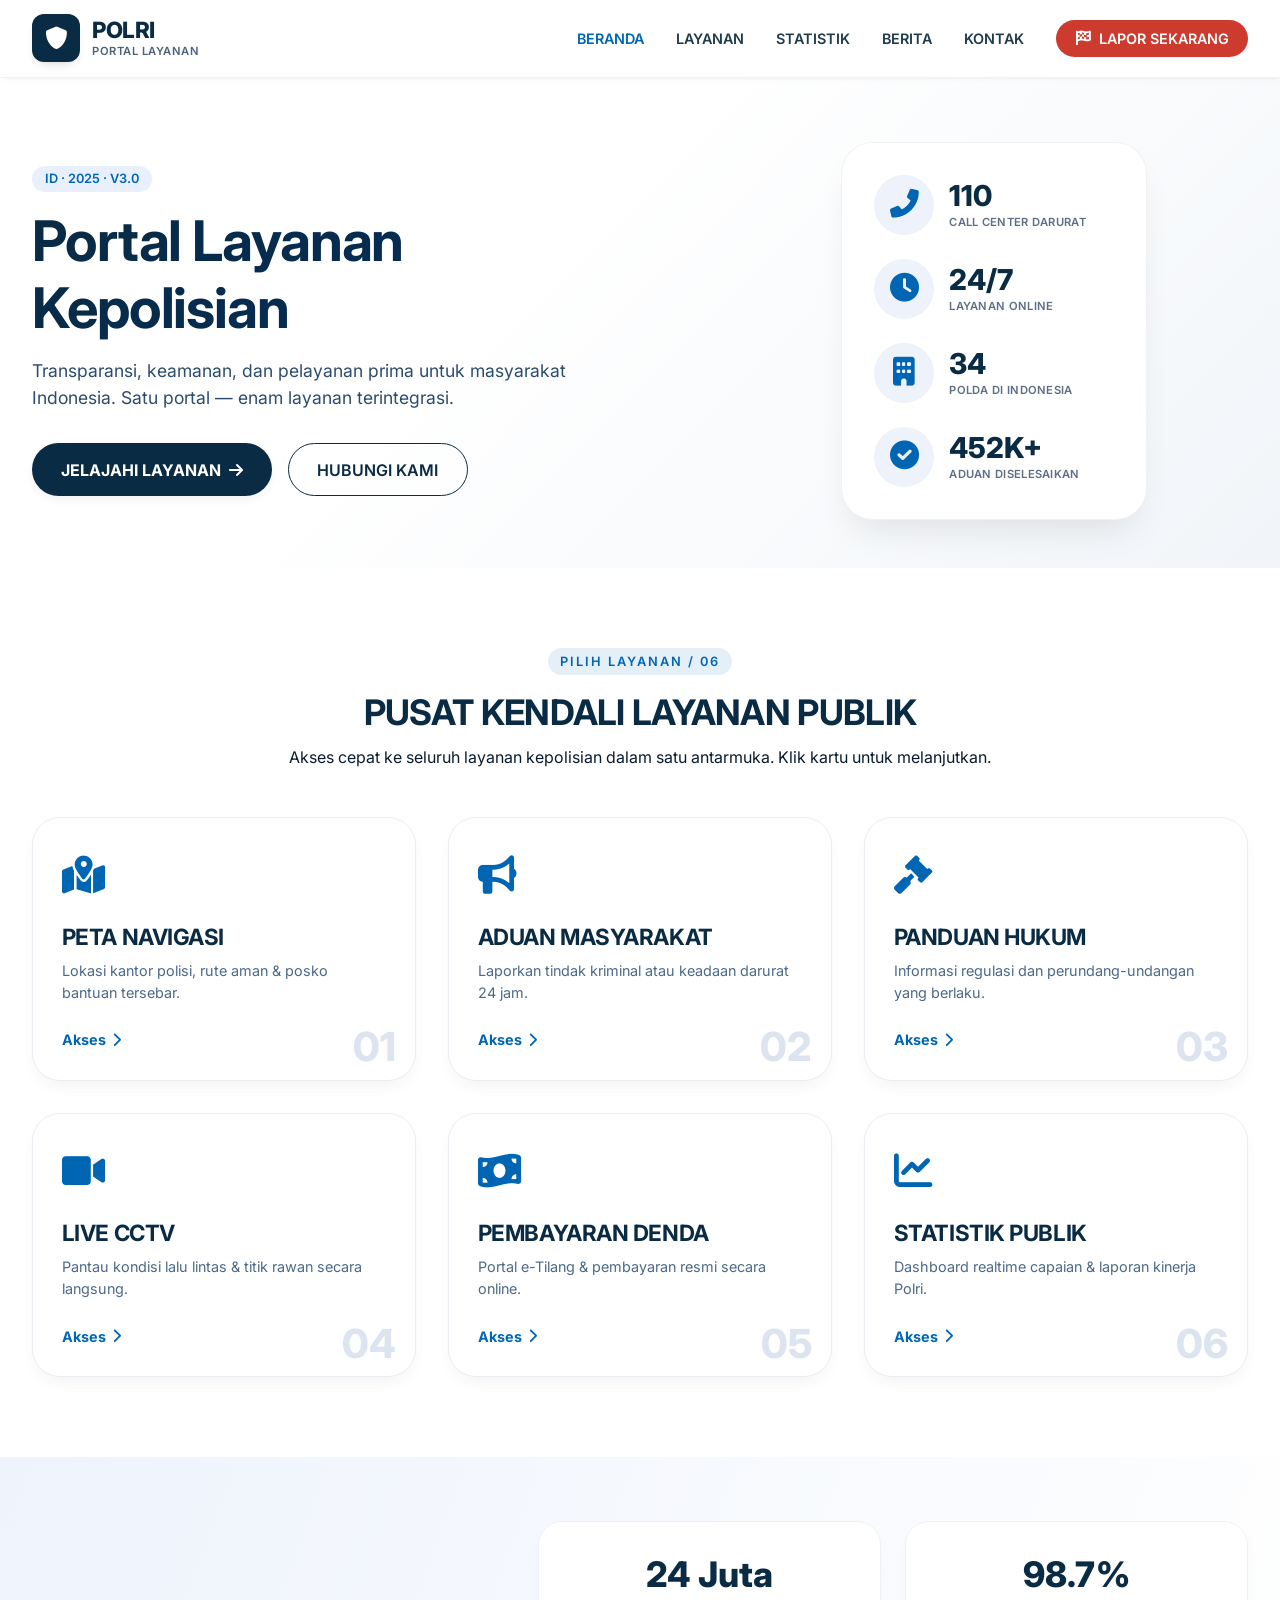
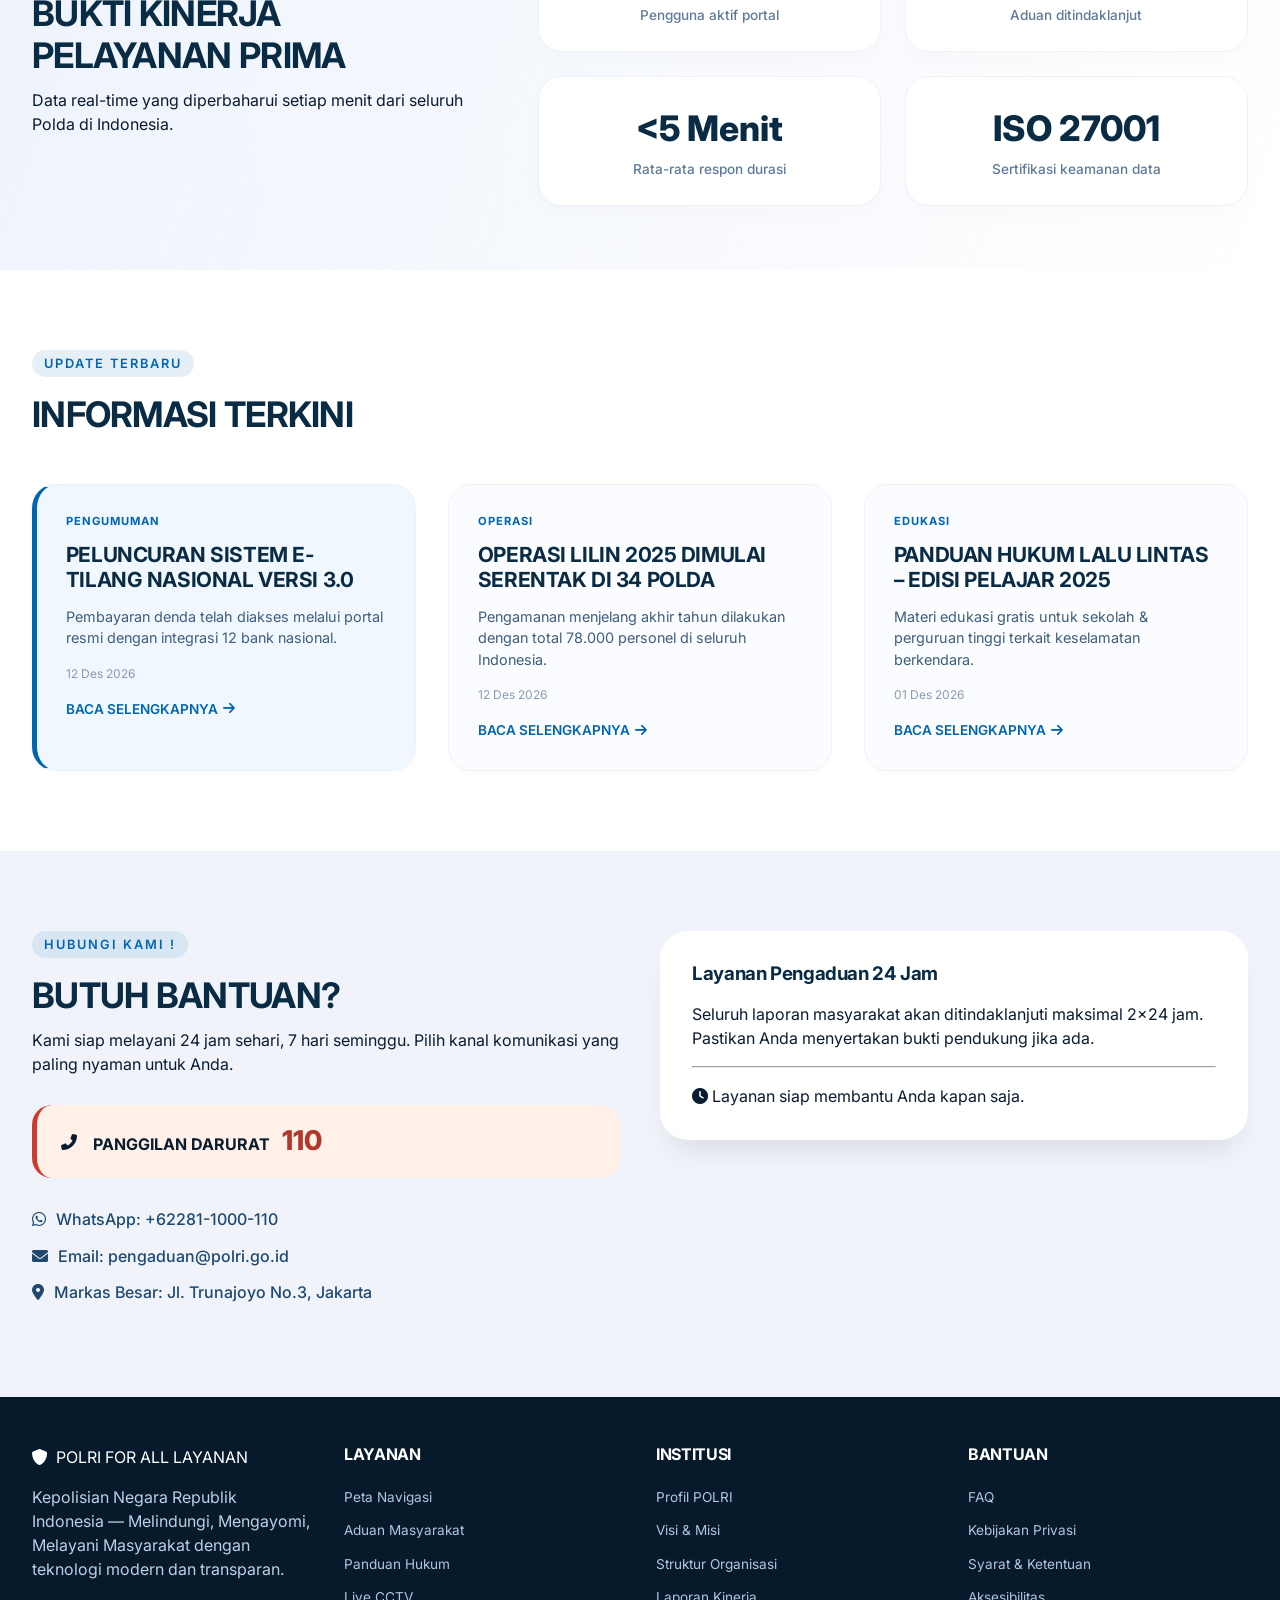
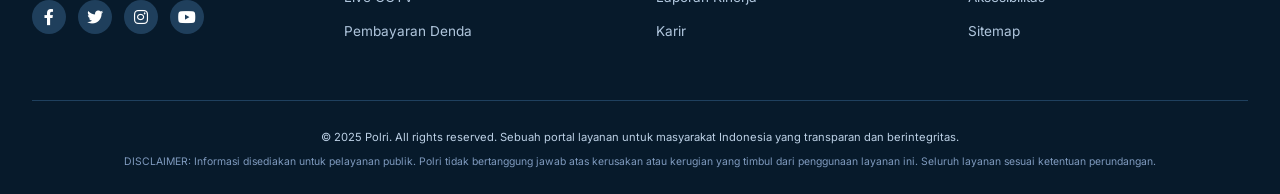
<file: index.html>
<!DOCTYPE html>
<html lang="id">
<head>
    <meta charset="UTF-8">
    <meta name="viewport" content="width=device-width, initial-scale=1.0, viewport-fit=cover">
    <title>POLRI | Portal Layanan Publik Terintegrasi</title>
    <link rel="stylesheet" href="style.css">
    <link rel="stylesheet" href="https://cdnjs.cloudflare.com/ajax/libs/font-awesome/6.0.0-beta3/css/all.min.css">
    <link href="https://fonts.googleapis.com/css2?family=Inter:opsz,wght@14..32,300;400;500;600;700;800&family=Plus+Jakarta+Sans:wght@400;500;600;700;800&display=swap" rel="stylesheet">
</head>
<body>
    <div class="bg-glow"></div>

    <!-- HEADER / NAVIGATION -->
    <header class="site-header">
        <div class="container header-container">
            <div class="logo-area">
                <div class="logo-icon">
                    <i class="fas fa-shield-alt"></i>
                </div>
                <div class="logo-text">
                    <span class="polri-title">POLRI</span>
                    <span class="portal-sub">PORTAL LAYANAN</span>
                </div>
            </div>
            <nav class="main-nav">
                <ul class="nav-list">
                    <li><a href="#beranda" class="active">BERANDA</a></li>
                    <li><a href="#layanan">LAYANAN</a></li>
                    <li><a href="#statistik">STATISTIK</a></li>
                    <li><a href="#berita">BERITA</a></li>
                    <li><a href="#kontak">KONTAK</a></li>
                    <li><a href="lapor.html" class="lapor-btn"><i class="fas fa-flag-checkered"></i> LAPOR SEKARANG</a></li>
                </ul>
            </nav>
            <button class="mobile-menu-toggle" aria-label="Toggle navigation">
                <i class="fas fa-bars"></i>
            </button>
        </div>
    </header>

    <!-- HERO SECTION -->
    <section class="hero" id="beranda">
        <div class="container hero-grid">
            <div class="hero-left">
                <span class="hero-badge">ID · 2025 · V3.0</span>
                <h1>Portal Layanan <br>Kepolisian</h1>
                <p class="hero-desc">Transparansi, keamanan, dan pelayanan prima untuk masyarakat Indonesia. Satu portal — enam layanan terintegrasi.</p>
                <div class="hero-buttons">
                    <a href="#layanan" class="btn-primary">JELAJAHI LAYANAN <i class="fas fa-arrow-right"></i></a>
                    <a href="#kontak" class="btn-outline">HUBUNGI KAMI</a>
                </div>
            </div>
            <div class="hero-right">
                <div class="stats-card">
                    <div class="stat-item">
                        <div class="stat-icon">
                            <i class="fas fa-phone-alt"></i>
                        </div>
                        <div class="stat-info">
                            <span class="stat-value">110</span>
                            <span class="stat-label">CALL CENTER DARURAT</span>
                        </div>
                    </div>
                    <div class="stat-item">
                        <div class="stat-icon">
                            <i class="fas fa-clock"></i>
                        </div>
                        <div class="stat-info">
                            <span class="stat-value">24/7</span>
                            <span class="stat-label">LAYANAN ONLINE</span>
                        </div>
                    </div>
                    <div class="stat-item">
                        <div class="stat-icon">
                            <i class="fas fa-building"></i>
                        </div>
                        <div class="stat-info">
                            <span class="stat-value">34</span>
                            <span class="stat-label">POLDA DI INDONESIA</span>
                        </div>
                    </div>
                    <div class="stat-item">
                        <div class="stat-icon">
                            <i class="fas fa-check-circle"></i>
                        </div>
                        <div class="stat-info">
                            <span class="stat-value">452K+</span>
                            <span class="stat-label">ADUAN DISELESAIKAN</span>
                        </div>
                    </div>
                </div>
            </div>
        </div>
    </section>

    <!-- PUSAT KENDALI LAYANAN -->
    <section class="layanan-kendali" id="layanan">
        <div class="container">
            <div class="section-header">
                <span class="section-badge">PILIH LAYANAN / 06</span>
                <h2>PUSAT KENDALI LAYANAN PUBLIK</h2>
                <p>Akses cepat ke seluruh layanan kepolisian dalam satu antarmuka. Klik kartu untuk melanjutkan.</p>
            </div>
            <div class="cards-grid">
                <div class="service-card">
                    <div class="card-icon">
                        <i class="fas fa-map-marked-alt"></i>
                    </div>
                    <h3>PETA NAVIGASI</h3>
                    <p>Lokasi kantor polisi, rute aman & posko bantuan tersebar.</p>
                    <div class="card-number">01</div>
                    <a href="#" class="card-link">Akses <i class="fas fa-chevron-right"></i></a>
                </div>
                <div class="service-card">
                    <div class="card-icon"><i class="fas fa-bullhorn"></i></div>
                    <h3>ADUAN MASYARAKAT</h3>
                    <p>Laporkan tindak kriminal atau keadaan darurat 24 jam.</p>
                    <div class="card-number">02</div>
                    <a href="#" class="card-link">Akses <i class="fas fa-chevron-right"></i></a>
                </div>
                <div class="service-card">
                    <div class="card-icon"><i class="fas fa-gavel"></i></div>
                    <h3>PANDUAN HUKUM</h3>
                    <p>Informasi regulasi dan perundang-undangan yang berlaku.</p>
                    <div class="card-number">03</div>
                    <a href="#" class="card-link">Akses <i class="fas fa-chevron-right"></i></a>
                </div>
                <div class="service-card">
                    <div class="card-icon"><i class="fas fa-video"></i></div>
                    <h3>LIVE CCTV</h3>
                    <p>Pantau kondisi lalu lintas & titik rawan secara langsung.</p>
                    <div class="card-number">04</div>
                    <a href="#" class="card-link">Akses <i class="fas fa-chevron-right"></i></a>
                </div>
                <div class="service-card">
                    <div class="card-icon"><i class="fas fa-money-bill-wave"></i></div>
                    <h3>PEMBAYARAN DENDA</h3>
                    <p>Portal e-Tilang & pembayaran resmi secara online.</p>
                    <div class="card-number">05</div>
                    <a href="#" class="card-link">Akses <i class="fas fa-chevron-right"></i></a>
                </div>
                <div class="service-card">
                    <div class="card-icon"><i class="fas fa-chart-line"></i></div>
                    <h3>STATISTIK PUBLIK</h3>
                    <p>Dashboard realtime capaian & laporan kinerja Polri.</p>
                    <div class="card-number">06</div>
                    <a href="#" class="card-link">Akses <i class="fas fa-chevron-right"></i></a>
                </div>
            </div>
        </div>
    </section>

    <!-- BUKTI KINERJA -->
    <section class="performance-stats" id="statistik">
        <div class="container">
            <div class="perf-wrapper">
                <div class="perf-text">
                    <h2>BUKTI KINERJA <br>PELAYANAN PRIMA</h2>
                    <p>Data real-time yang diperbaharui setiap menit dari seluruh Polda di Indonesia.</p>
                </div>
                <div class="perf-grid">
                    <div class="perf-card">
                        <div class="perf-number">24 Juta</div>
                        <div class="perf-label">Pengguna aktif portal</div>
                    </div>
                    <div class="perf-card">
                        <div class="perf-number">98.7%</div>
                        <div class="perf-label">Aduan ditindaklanjut</div>
                    </div>
                    <div class="perf-card">
                        <div class="perf-number">&lt;5 Menit</div>
                        <div class="perf-label">Rata-rata respon durasi</div>
                    </div>
                    <div class="perf-card">
                        <div class="perf-number">ISO 27001</div>
                        <div class="perf-label">Sertifikasi keamanan data</div>
                    </div>
                </div>
            </div>
        </div>
    </section>

    <!-- INFORMASI TERKINI -->
    <section class="berita-terkini" id="berita">
        <div class="container">
            <div class="section-header left-align">
                <span class="section-badge">UPDATE TERBARU</span>
                <h2>INFORMASI TERKINI</h2>
            </div>
            <div class="berita-grid">
                <div class="berita-card main-berita">
                    <div class="berita-tag">PENGUMUMAN</div>
                    <h3>PELUNCURAN SISTEM E-TILANG NASIONAL VERSI 3.0</h3>
                    <p>Pembayaran denda telah diakses melalui portal resmi dengan integrasi 12 bank nasional.</p>
                    <div class="berita-meta">12 Des 2026</div>
                    <a href="#" class="read-more need-login">BACA SELENGKAPNYA <i class="fas fa-arrow-right"></i></a>
                </div>
                <div class="berita-card">
                    <div class="berita-tag">OPERASI</div>
                    <h3>OPERASI LILIN 2025 DIMULAI SERENTAK DI 34 POLDA</h3>
                    <p>Pengamanan menjelang akhir tahun dilakukan dengan total 78.000 personel di seluruh Indonesia.</p>
                    <div class="berita-meta">12 Des 2026</div>
                    <a href="#" class="read-more need-login">BACA SELENGKAPNYA <i class="fas fa-arrow-right"></i></a>
                </div>
                <div class="berita-card">
                    <div class="berita-tag">EDUKASI</div>
                    <h3>PANDUAN HUKUM LALU LINTAS – EDISI PELAJAR 2025</h3>
                    <p>Materi edukasi gratis untuk sekolah & perguruan tinggi terkait keselamatan berkendara.</p>
                    <div class="berita-meta">01 Des 2026</div>
                    <a href="#" class="read-more need-login">BACA SELENGKAPNYA <i class="fas fa-arrow-right"></i></a>
                </div>
            </div>
        </div>
    </section>

    <!-- KONTAK / HUBUNGI KAMI -->
    <section class="kontak-help" id="kontak">
        <div class="container">
            <div class="kontak-wrapper">
                <div class="kontak-left">
                    <span class="section-badge">HUBUNGI KAMI !</span>
                    <h2>BUTUH BANTUAN?</h2>
                    <p>Kami siap melayani 24 jam sehari, 7 hari seminggu. Pilih kanal komunikasi yang paling nyaman untuk Anda.</p>
                    <div class="emergency-box">
                        <i class="fas fa-phone-alt"></i>
                        <div>
                            <strong>PANGGILAN DARURAT</strong>
                            <span class="emergency-number">110</span>
                        </div>
                    </div>
                    <div class="contact-list">
                        <div><i class="fab fa-whatsapp"></i> WhatsApp: +62281-1000-110</div>
                        <div><i class="fas fa-envelope"></i> Email: pengaduan@polri.go.id</div>
                        <div><i class="fas fa-map-marker-alt"></i> Markas Besar: Jl. Trunajoyo No.3, Jakarta</div>
                    </div>
                </div>
                <div class="kontak-right">
                    <div style="background: white; border-radius: 28px; padding: 2rem; box-shadow: 0 20px 30px -12px rgba(0,0,0,0.1);">
                        <h3 style="margin-bottom: 1rem; color: #0a2b44;">Layanan Pengaduan 24 Jam</h3>
                        <p>Seluruh laporan masyarakat akan ditindaklanjuti maksimal 2x24 jam. Pastikan Anda menyertakan bukti pendukung jika ada.</p>
                        <hr style="margin: 1rem 0; border-color: #eef2f6;">
                        <p><i class="fas fa-clock"></i> Layanan siap membantu Anda kapan saja.</p>
                    </div>
                </div>
            </div>
        </div>
    </section>

    <!-- FOOTER -->
    <footer class="site-footer">
        <div class="container">
            <div class="footer-grid">
                <div class="footer-col">
                    <div class="footer-logo">
                        <i class="fas fa-shield-alt"></i>
                        <span>POLRI <span class="thin">FOR ALL LAYANAN</span></span>
                    </div>
                    <p>Kepolisian Negara Republik Indonesia — Melindungi, Mengayomi, Melayani Masyarakat dengan teknologi modern dan transparan.</p>
                    <div class="social-icons">
                        <a href="#"><i class="fab fa-facebook-f"></i></a>
                        <a href="#"><i class="fab fa-twitter"></i></a>
                        <a href="#"><i class="fab fa-instagram"></i></a>
                        <a href="#"><i class="fab fa-youtube"></i></a>
                    </div>
                </div>
                <div class="footer-col">
                    <h4>LAYANAN</h4>
                    <ul>
                        <li><a href="#">Peta Navigasi</a></li>
                        <li><a href="#">Aduan Masyarakat</a></li>
                        <li><a href="#">Panduan Hukum</a></li>
                        <li><a href="#">Live CCTV</a></li>
                        <li><a href="#">Pembayaran Denda</a></li>
                    </ul>
                </div>
                <div class="footer-col">
                    <h4>INSTITUSI</h4>
                    <ul>
                        <li><a href="#">Profil POLRI</a></li>
                        <li><a href="#">Visi & Misi</a></li>
                        <li><a href="#">Struktur Organisasi</a></li>
                        <li><a href="#">Laporan Kinerja</a></li>
                        <li><a href="#">Karir</a></li>
                    </ul>
                </div>
                <div class="footer-col">
                    <h4>BANTUAN</h4>
                    <ul>
                        <li><a href="#">FAQ</a></li>
                        <li><a href="#">Kebijakan Privasi</a></li>
                        <li><a href="#">Syarat & Ketentuan</a></li>
                        <li><a href="#">Aksesibilitas</a></li>
                        <li><a href="#">Sitemap</a></li>
                    </ul>
                </div>
            </div>
            <div class="footer-bottom">
                <p>© 2025 Polri. All rights reserved. Sebuah portal layanan untuk masyarakat Indonesia yang transparan dan berintegritas.</p>
                <p class="disclaimer">DISCLAIMER: Informasi disediakan untuk pelayanan publik. Polri tidak bertanggung jawab atas kerusakan atau kerugian yang timbul dari penggunaan layanan ini. Seluruh layanan sesuai ketentuan perundangan.</p>
            </div>
        </div>
    </footer>
    <!-- LOGIN REQUIRED MODAL -->
<div class="login-popup" id="loginPopup">
    <div class="popup-box">

        <div class="popup-icon">
            <i class="fas fa-lock"></i>
        </div>

        <h3>Akses Dibatasi</h3>

        <p>
            Anda harus login terlebih dahulu untuk mengakses layanan ini.
        </p>

        <div class="popup-buttons">

            <button class="popup-close" onclick="closePopup()">
                Tutup
            </button>

            <a href="login.html" class="popup-login">
                Login
            </a>

        </div>

    </div>
</div>

    <script src="script.js"></script>
</body>
</html>
</file>
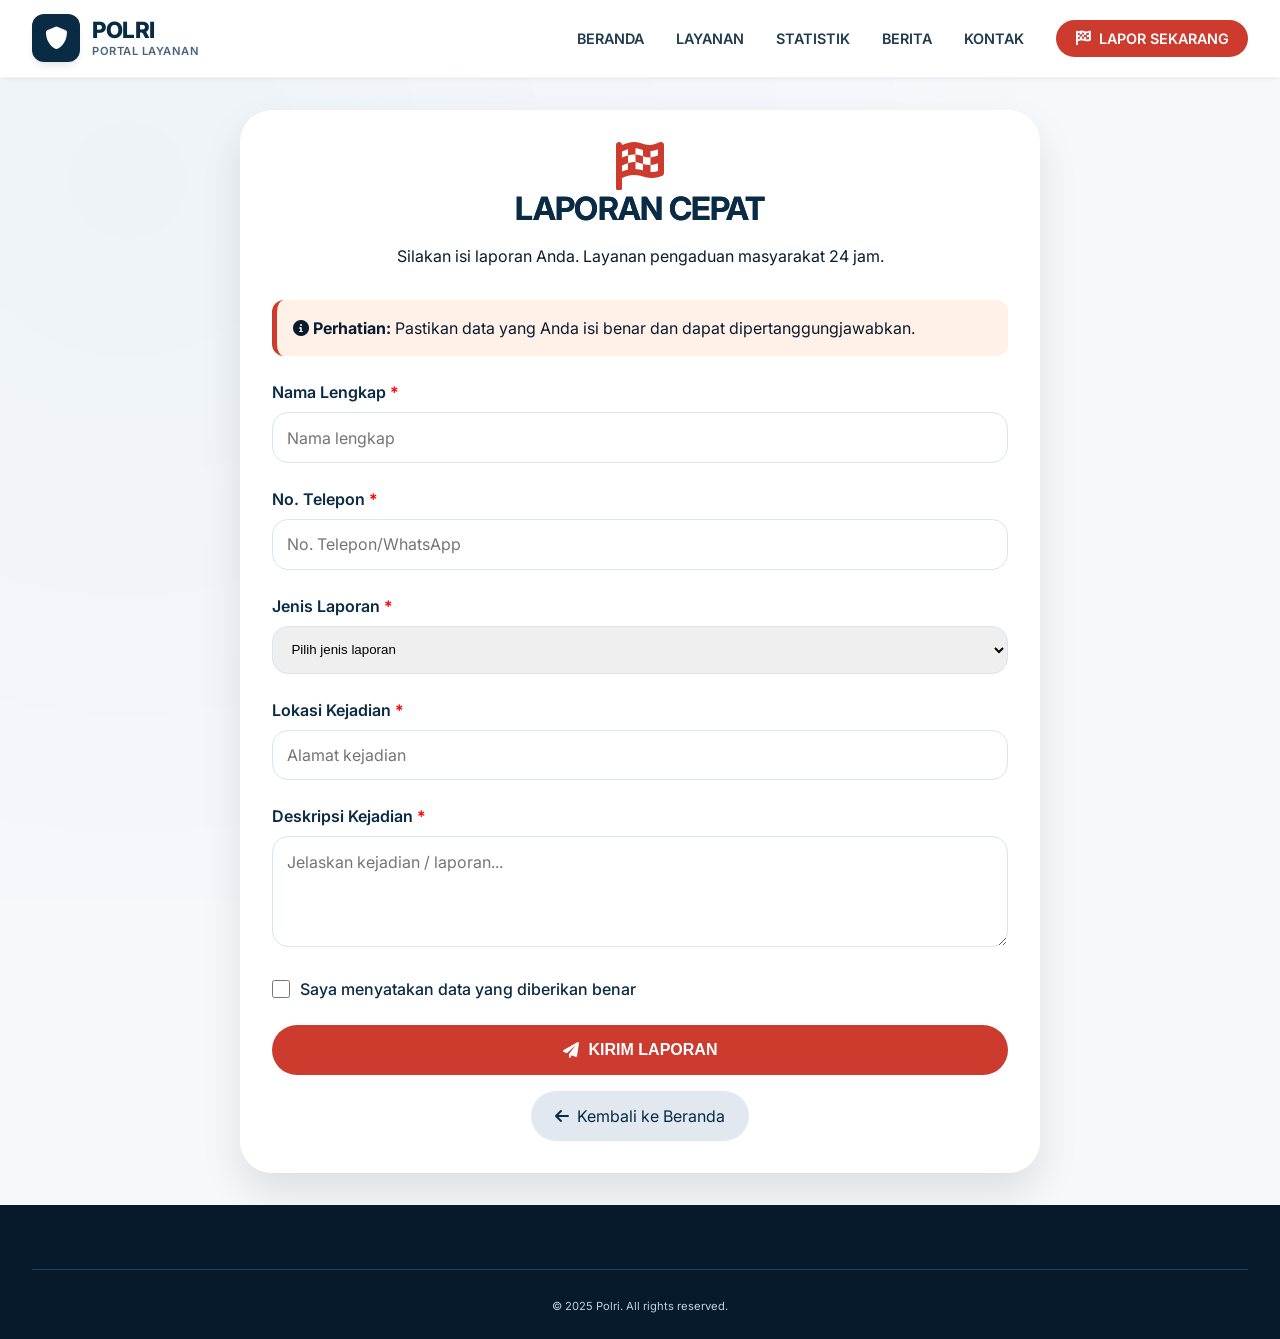
<file: lapor.html>
<!DOCTYPE html>
<html lang="id">
<head>
    <meta charset="UTF-8">
    <meta name="viewport" content="width=device-width, initial-scale=1.0">
    <title>POLRI | Lapor Sekarang</title>
    <link rel="stylesheet" href="style.css">
    <link rel="stylesheet" href="https://cdnjs.cloudflare.com/ajax/libs/font-awesome/6.0.0-beta3/css/all.min.css">
    <link href="https://fonts.googleapis.com/css2?family=Inter:opsz,wght@300;400;500;600;700;800&display=swap" rel="stylesheet">
    <style>
        .lapor-container {
            max-width: 800px;
            margin: 2rem auto;
            padding: 2rem;
            background: white;
            border-radius: 32px;
            box-shadow: 0 20px 40px rgba(0,0,0,0.1);
        }
        .lapor-header {
            text-align: center;
            margin-bottom: 2rem;
        }
        .lapor-header h1 {
            font-size: 2rem;
            color: #0a2b44;
        }
        .form-group {
            margin-bottom: 1.5rem;
        }
        .form-group label {
            display: block;
            font-weight: 600;
            margin-bottom: 0.5rem;
            color: #0a2b44;
        }
        .form-group input,
        .form-group textarea {
            width: 100%;
            padding: 0.9rem;
            border: 1px solid #dce4ec;
            border-radius: 16px;
            font-family: inherit;
            font-size: 1rem;
        }
        .form-group input:focus,
        .form-group textarea:focus {
            outline: none;
            border-color: #0066b3;
        }
        .btn-submit {
            background: #cc3b2e;
            color: white;
            border: none;
            padding: 1rem;
            border-radius: 40px;
            font-weight: 700;
            font-size: 1rem;
            cursor: pointer;
            width: 100%;
            display: flex;
            align-items: center;
            justify-content: center;
            gap: 10px;
        }
        .btn-submit:hover {
            background: #a02c21;
        }
        .btn-back {
            background: #e2e8f0;
            color: #0a2b44;
            padding: 0.8rem 1.5rem;
            border-radius: 40px;
            text-decoration: none;
            display: inline-flex;
            align-items: center;
            gap: 8px;
            margin-top: 1rem;
        }
        .warning-box {
            background: #fff0e8;
            border-left: 5px solid #cc3b2e;
            padding: 1rem;
            border-radius: 12px;
            margin-bottom: 1.5rem;
        }
        .success-message {
            background: #d4edda;
            color: #155724;
            padding: 1rem;
            border-radius: 12px;
            margin-bottom: 1rem;
            display: none;
        }
        .checkbox-group {
    display: flex;
    align-items: center;
    gap: 10px;
}

.checkbox-group input {
    width: 18px;
    height: 18px;

    cursor: pointer;

    margin: 0;
    flex-shrink: 0;
}

.checkbox-group label {
    margin: 0;
    font-weight: 500;

    cursor: pointer;
}
        @media (max-width: 640px) {
            .lapor-container {
                margin: 1rem;
                padding: 1.5rem;
            }
        }
    </style>
</head>
<body>
    <div class="bg-glow"></div>

    <header class="site-header">
        <div class="container header-container">
            <div class="logo-area">
                <div class="logo-icon">
                    <i class="fas fa-shield-alt"></i>
                </div>
                <div class="logo-text">
                    <span class="polri-title">POLRI</span>
                    <span class="portal-sub">PORTAL LAYANAN</span>
                </div>
            </div>
            <nav class="main-nav">
                <ul class="nav-list">
                    <li><a href="index.html">BERANDA</a></li>
                    <li><a href="index.html#layanan">LAYANAN</a></li>
                    <li><a href="index.html#statistik">STATISTIK</a></li>
                    <li><a href="index.html#berita">BERITA</a></li>
                    <li><a href="index.html#kontak">KONTAK</a></li>
                    <li><a href="lapor.html" class="lapor-btn active"><i class="fas fa-flag-checkered"></i> LAPOR SEKARANG</a></li>
                </ul>
            </nav>
            <button class="mobile-menu-toggle">
                <i class="fas fa-bars"></i>
            </button>
        </div>
    </header>

    <main>
        <div class="lapor-container">
            <div class="lapor-header">
                <i class="fas fa-flag-checkered" style="font-size: 3rem; color: #cc3b2e;"></i>
                <h1>LAPORAN CEPAT</h1>
                <p>Silakan isi laporan Anda. Layanan pengaduan masyarakat 24 jam.</p>
            </div>

            <div class="warning-box">
                <i class="fas fa-info-circle"></i> <strong>Perhatian:</strong> Pastikan data yang Anda isi benar dan dapat dipertanggungjawabkan.
            </div>

            <div id="successMessage" class="success-message">
                <i class="fas fa-check-circle"></i> <strong>Laporan berhasil dikirim!</strong> Kami akan segera menindaklanjuti.
            </div>

            <form id="laporForm">
                <div class="form-group">
                    <label>Nama Lengkap <span style="color: red;">*</span></label>
                    <input type="text" id="nama" placeholder="Nama lengkap" required>
                </div>

                <div class="form-group">
                    <label>No. Telepon <span style="color: red;">*</span></label>
                    <input type="tel" id="telepon" placeholder="No. Telepon/WhatsApp" required>
                </div>

                <div class="form-group">
                    <label>Jenis Laporan <span style="color: red;">*</span></label>
                    <select id="jenisLaporan" required style="width:100%; padding:0.9rem; border-radius:16px; border:1px solid #dce4ec;">
                        <option value="">Pilih jenis laporan</option>
                        <option value="kriminal">Tindak Kriminal</option>
                        <option value="kecelakaan">Kecelakaan Lalu Lintas</option>
                        <option value="kehilangan">Kehilangan Barang</option>
                        <option value="pengaduan">Pengaduan Layanan</option>
                    </select>
                </div>

                <div class="form-group">
                    <label>Lokasi Kejadian <span style="color: red;">*</span></label>
                    <input type="text" id="lokasi" placeholder="Alamat kejadian" required>
                </div>

                <div class="form-group">
                    <label>Deskripsi Kejadian <span style="color: red;">*</span></label>
                    <textarea id="deskripsi" rows="4" placeholder="Jelaskan kejadian / laporan..." required></textarea>
                </div>

                <div class="form-group checkbox-group">
                 <input type="checkbox" id="konfirmasi" required>
                    <label for="konfirmasi">
                        Saya menyatakan data yang diberikan benar
                    </label>
                </div>

                <button type="submit" class="btn-submit">
                    <i class="fas fa-paper-plane"></i> KIRIM LAPORAN
                </button>
            </form>

            <div style="text-align: center;">
                <a href="index.html" class="btn-back">
                    <i class="fas fa-arrow-left"></i> Kembali ke Beranda
                </a>
            </div>
        </div>
    </main>

    <footer class="site-footer" style="margin-top: 2rem;">
        <div class="container">
            <div class="footer-bottom">
                <p>© 2025 Polri. All rights reserved.</p>
            </div>
        </div>
    </footer>

    <script>
        // Mobile menu toggle
        const menuToggle = document.querySelector('.mobile-menu-toggle');
        const navList = document.querySelector('.nav-list');
        if(menuToggle) {
            menuToggle.addEventListener('click', () => {
                navList.classList.toggle('show');
            });
        }

        // Form submission
        const form = document.getElementById('laporForm');
        const successMessage = document.getElementById('successMessage');

        form.addEventListener('submit', function(e) {
            e.preventDefault();
            
            const nama = document.getElementById('nama').value.trim();
            const telepon = document.getElementById('telepon').value.trim();
            const jenisLaporan = document.getElementById('jenisLaporan').value;
            const lokasi = document.getElementById('lokasi').value.trim();
            const deskripsi = document.getElementById('deskripsi').value.trim();
            const konfirmasi = document.getElementById('konfirmasi').checked;

            if (!nama || !telepon || !jenisLaporan || !lokasi || !deskripsi) {
                alert('Mohon lengkapi semua field yang bertanda *');
                return;
            }

            if (!konfirmasi) {
                alert('Harap centang pernyataan kebenaran data');
                return;
            }

            successMessage.style.display = 'block';
                form.reset();
                window.scrollTo({
    top: 0,
    behavior: 'smooth'
});

// Tunggu 2 detik lalu balik ke beranda
setTimeout(() => {

    window.location.href = "index.html";

}, 1000);
        });
    </script>
</body>
</html>
</file>
<file: style.css>
/* ===== RESET & GLOBAL ===== */
* {
    margin: 0;
    padding: 0;
    box-sizing: border-box;
}

body {
    font-family: 'Inter', 'Plus Jakarta Sans', sans-serif;
    background: #f6f9fc;
    color: #0a1c2f;
    line-height: 1.5;
    overflow-x: hidden;
}

.container {
    max-width: 1280px;
    margin: 0 auto;
    padding: 0 32px;
}

.bg-glow {
    position: fixed;
    top: 0;
    left: 0;
    width: 100%;
    height: 100%;
    background: radial-gradient(circle at 10% 20%, rgba(0, 70, 140, 0.03) 0%, rgba(0, 0, 0, 0) 70%);
    pointer-events: none;
    z-index: -1;
}

/* ===== TYPOGRAPHY ===== */
h1, h2, h3, h4 {
    font-weight: 700;
    line-height: 1.2;
    letter-spacing: -0.02em;
}

h1 {
    font-size: 3.5rem;
    margin-bottom: 1rem;
    background: linear-gradient(135deg, #0a2b44, #002c5f);
    -webkit-background-clip: text;
    background-clip: text;
    color: transparent;
}

h2 {
    font-size: 2.2rem;
    margin-bottom: 0.75rem;
    color: #0a2b44;
}

.section-badge {
    font-size: 0.8rem;
    font-weight: 600;
    text-transform: uppercase;
    letter-spacing: 2px;
    color: #0066b3;
    background: rgba(0, 102, 179, 0.1);
    padding: 0.25rem 0.75rem;
    border-radius: 30px;
    display: inline-block;
    margin-bottom: 1rem;
}

/* ===== HEADER ===== */
.site-header {
    background: rgba(255, 255, 255, 0.96);
    backdrop-filter: blur(12px);
    box-shadow: 0 1px 3px rgba(0, 0, 0, 0.03), 0 2px 8px rgba(0, 0, 0, 0.02);
    position: sticky;
    top: 0;
    z-index: 100;
    border-bottom: 1px solid rgba(0, 0, 0, 0.05);
}

.header-container {
    display: flex;
    justify-content: space-between;
    align-items: center;
    padding: 0.9rem 32px;
    flex-wrap: wrap;
}

.logo-area {
    display: flex;
    align-items: center;
    gap: 12px;
}

.logo-icon {
    background: #0a2b44;
    width: 48px;
    height: 48px;
    border-radius: 12px;
    display: flex;
    align-items: center;
    justify-content: center;
    color: white;
    font-size: 1.4rem;
    box-shadow: 0 6px 12px -6px rgba(0, 0, 0, 0.2);
}

.logo-text {
    display: flex;
    flex-direction: column;
}

.polri-title {
    font-weight: 800;
    font-size: 1.4rem;
    letter-spacing: -0.5px;
    color: #0a2b44;
    line-height: 1.2;
}

.portal-sub {
    font-size: 0.7rem;
    font-weight: 600;
    color: #4a627a;
    letter-spacing: 0.5px;
}

.main-nav .nav-list {
    display: flex;
    gap: 2rem;
    list-style: none;
    align-items: center;
}

.main-nav .nav-list li a {
    text-decoration: none;
    font-weight: 600;
    font-size: 0.9rem;
    color: #1f3b4c;
    transition: 0.2s;
}

.main-nav .nav-list li a:hover, 
.main-nav .nav-list li a.active {
    color: #0066b3;
}

.lapor-btn {
    background: #cc3b2e;
    color: white !important;
    padding: 0.5rem 1.2rem;
    border-radius: 30px;
    display: flex;
    align-items: center;
    gap: 8px;
    transition: 0.2s;
}

.lapor-btn:hover {
    background: #a02c21;
    transform: translateY(-2px);
}

.mobile-menu-toggle {
    display: none;
    background: none;
    border: none;
    font-size: 1.6rem;
    cursor: pointer;
    color: #0a2b44;
}

/* ===== HERO SECTION ===== */
.hero {
    padding: 4rem 0 3rem;
    background: linear-gradient(135deg, #ffffff 40%, #f1f5f9 100%);
}

.hero-grid {
    display: flex;
    align-items: center;
    justify-content: space-between;
    gap: 2rem;
    flex-wrap: wrap;
}

.hero-left {
    flex: 1.2;
}

.hero-badge {
    font-size: 0.8rem;
    color: #0066b3;
    background: #e8f0fe;
    padding: 0.2rem 0.8rem;
    border-radius: 30px;
    font-weight: 600;
    display: inline-block;
    margin-bottom: 1rem;
}

.hero-desc {
    font-size: 1.1rem;
    color: #2c4c6e;
    max-width: 90%;
    margin-bottom: 2rem;
}

.hero-buttons {
    display: flex;
    gap: 1rem;
    flex-wrap: wrap;
}

.btn-primary {
    background: #0a2b44;
    color: white;
    border: none;
    padding: 0.9rem 1.8rem;
    border-radius: 40px;
    font-weight: 700;
    text-decoration: none;
    display: inline-flex;
    align-items: center;
    gap: 8px;
    transition: all 0.2s ease;
    box-shadow: 0 4px 8px rgba(0, 0, 0, 0.05);
    cursor: pointer;
}

.btn-primary:hover {
    background: #004070;
    transform: translateY(-2px);
    box-shadow: 0 12px 20px -10px rgba(0, 67, 117, 0.3);
}

.btn-outline {
    background: transparent;
    border: 1.5px solid #0a2b44;
    color: #0a2b44;
    padding: 0.85rem 1.8rem;
    border-radius: 40px;
    font-weight: 600;
    text-decoration: none;
    transition: 0.2s;
    cursor: pointer;
}

.btn-outline:hover {
    background: #0a2b44;
    color: white;
}

.hero-right {
    flex: 0.9;
    display: flex;
    justify-content: center;
}

/* PERBAIKAN UTAMA: STATS CARD JADI RAPIH */
.stats-card {
    background: white;
    border-radius: 32px;
    padding: 2rem;
    box-shadow: 0 20px 35px -12px rgba(0, 0, 0, 0.1);
    border: 1px solid rgba(0, 0, 0, 0.05);
    display: grid;
    flex-wrap: wrap;
    justify-content: center;
    gap: 1.5rem 2rem;
}

.stat-item {
    width: 240px;
    display: flex;
    align-items: center;
    gap: 15px;
    justify-content: flex-start;
}

.stat-icon {
     font-size: 1.8rem;
    color: #0066b3;
    background: #eef2fa;

    width: 60px;
    height: 60px;
    min-width: 60px;

    border-radius: 50%;

    display: flex;
    align-items: center;
    justify-content: center;

}

.stat-info {
    display: flex;
    flex-direction: column;
    min-width: 120px;
}

.stat-value {
    font-size: 1.8rem;
    font-weight: 800;
    color: #0a2b44;
    line-height: 1.2;
}

.stat-label {
    font-size: 0.7rem;
    font-weight: 600;
    color: #5c6f87;
    letter-spacing: 0.3px;
    text-transform: uppercase;
}

/* ===== LAYANAN KENDALI ===== */
.layanan-kendali {
    padding: 5rem 0;
    background: #fff;
}

.section-header {
    text-align: center;
    margin-bottom: 3rem;
}

.cards-grid {
    display: grid;
    grid-template-columns: repeat(auto-fill, minmax(320px, 1fr));
    gap: 2rem;
}

.service-card {
    background: #ffffff;
    border-radius: 28px;
    padding: 1.8rem;
    box-shadow: 0 6px 14px rgba(0, 0, 0, 0.02), 0 10px 20px -5px rgba(0, 0, 0, 0.03);
    transition: all 0.25s ease;
    border: 1px solid #e9edf2;
    position: relative;
    overflow: hidden;
    cursor: pointer;
}

.service-card:hover {
    transform: translateY(-6px);
    box-shadow: 0 24px 36px -12px rgba(0, 0, 0, 0.15);
    border-color: #cddfed;
}

.card-icon {
    font-size: 2.4rem;
    color: #0066b3;
    margin-bottom: 1.2rem;
}

.service-card h3 {
    font-size: 1.4rem;
    margin-bottom: 0.6rem;
    color: #0a2b44;
}

.service-card p {
    color: #4b6a8a;
    font-size: 0.9rem;
    margin-bottom: 1.5rem;
}

.card-number {
    font-size: 2.5rem;
    font-weight: 800;
    color: #dce5ef;
    position: absolute;
    bottom: 0.8rem;
    right: 1.2rem;
    line-height: 1;
    pointer-events: none;
}

.card-link {
    font-weight: 700;
    text-decoration: none;
    color: #0066b3;
    font-size: 0.9rem;
    display: inline-flex;
    align-items: center;
    gap: 6px;
}

/* ===== PERFORMANCE STATS ===== */
.performance-stats {
    background: linear-gradient(110deg, #eef3fc 0%, #ffffff 100%);
    padding: 4rem 0;
}

.perf-wrapper {
    display: flex;
    justify-content: space-between;
    align-items: center;
    flex-wrap: wrap;
    gap: 2rem;
}

.perf-text {
    flex: 1;
}

.perf-grid {
    flex: 1.5;
    display: grid;
    grid-template-columns: repeat(2, 1fr);
    gap: 1.5rem;
}

.perf-card {
    background: white;
    border-radius: 24px;
    padding: 1.6rem;
    text-align: center;
    box-shadow: 0 8px 20px rgba(0, 0, 0, 0.02);
    border: 1px solid #eef2f6;
    transition: transform 0.2s;
}

.perf-card:hover {
    transform: translateY(-4px);
}

.perf-number {
    font-size: 2.2rem;
    font-weight: 800;
    color: #0a2b44;
    margin-bottom: 0.25rem;
}

.perf-label {
    font-size: 0.85rem;
    color: #5e7a9a;
    font-weight: 500;
}

/* ===== BERITA TERKINI ===== */
.berita-terkini {
    padding: 5rem 0;
    background: #ffffff;
}

.left-align {
    text-align: left;
}

.berita-grid {
    display: grid;
    grid-template-columns: repeat(auto-fit, minmax(300px, 1fr));
    gap: 2rem;
}

.berita-card {
    background: #fafcff;
    border-radius: 24px;
    padding: 1.8rem;
    transition: 0.2s;
    border: 1px solid #eef2f8;
    box-shadow: 0 2px 6px rgba(0, 0, 0, 0.02);
}

.berita-card.main-berita {
    background: #f1f7fe;
    border-left: 5px solid #0066b3;
}

.berita-tag {
    font-size: 0.7rem;
    font-weight: 700;
    color: #0066b3;
    text-transform: uppercase;
    margin-bottom: 0.8rem;
    letter-spacing: 1px;
}

.berita-card h3 {
    font-size: 1.3rem;
    margin-bottom: 0.8rem;
    color: #0a2b44;
}

.berita-desc, .berita-card p {
    color: #3f5e7c;
    font-size: 0.9rem;
    margin-bottom: 1rem;
}

.berita-meta {
    font-size: 0.75rem;
    color: #8a9bb0;
    margin: 1rem 0 0.8rem;
}

.read-more {
    font-weight: 600;
    font-size: 0.85rem;
    text-decoration: none;
    color: #0066b3;
    display: inline-flex;
    align-items: center;
    gap: 5px;
    cursor: pointer;
}

/* ===== KONTAK ===== */
.kontak-help {
    padding: 5rem 0;
    background: #f0f4fa;
}

.kontak-wrapper {
    display: grid;
    grid-template-columns: 1fr 1fr;
    gap: 2.5rem;
    align-items: start;
}

.emergency-box {
    background: #fff0e8;
    border-radius: 20px;
    padding: 1rem 1.5rem;
    display: flex;
    align-items: center;
    gap: 1rem;
    margin: 1.8rem 0;
    border-left: 5px solid #cc3b2e;
    cursor: pointer;
}

.emergency-number {
    font-size: 1.7rem;
    font-weight: 800;
    color: #b3362a;
    margin-left: 0.5rem;
}

.contact-list div {
    margin: 0.8rem 0;
    font-weight: 500;
    display: flex;
    align-items: center;
    gap: 10px;
    color: #1f4970;
}

/* ===== FOOTER ===== */
.site-footer {
    background: #071a2b;
    color: #bcd0e5;
    padding: 3rem 0 1.5rem;
}

.footer-grid {
    display: grid;
    grid-template-columns: repeat(auto-fit, minmax(180px, 1fr));
    gap: 2rem;
    margin-bottom: 3rem;
}

.footer-col h4 {
    color: white;
    font-size: 1rem;
    margin-bottom: 1.2rem;
    font-weight: 700;
}

.footer-col ul {
    list-style: none;
}

.footer-col ul li {
    margin-bottom: 0.6rem;
}

.footer-col ul li a {
    color: #b0c6dd;
    text-decoration: none;
    font-size: 0.85rem;
    transition: 0.2s;
}

.footer-col ul li a:hover {
    color: white;
    padding-left: 4px;
}

.footer-logo {
    display: flex;
    align-items: center;
    gap: 8px;
    margin-bottom: 1rem;
    color: white;
}

.social-icons {
    margin-top: 1.2rem;
    display: flex;
    gap: 12px;
}

.social-icons a {
    background: #1f3f5c;
    width: 34px;
    height: 34px;
    border-radius: 30px;
    display: inline-flex;
    align-items: center;
    justify-content: center;
    color: white;
    transition: 0.2s;
    text-decoration: none;
}

.social-icons a:hover {
    background: #0066b3;
}

.footer-bottom {
    text-align: center;
    font-size: 0.7rem;
    border-top: 1px solid #1f405e;
    padding-top: 1.8rem;
    margin-top: 1rem;
}

.disclaimer {
    font-size: 0.65rem;
    color: #7f9abe;
    margin-top: 0.5rem;
}
/* ===== LOGIN POPUP ===== */

.login-popup {
    position: fixed;
    inset: 0;

    background: rgba(0, 0, 0, 0.45);

    display: flex;
    align-items: center;
    justify-content: center;

    opacity: 0;
    visibility: hidden;

    transition: 0.25s ease;

    z-index: 9999;
}

.login-popup.show {
    opacity: 1;
    visibility: visible;
}

.popup-box {
    background: white;
    width: 90%;
    max-width: 380px;

    padding: 2rem;
    border-radius: 24px;

    text-align: center;

    box-shadow: 0 20px 40px rgba(0,0,0,0.15);

    animation: popupFade 0.25s ease;
}

.popup-icon {
    width: 70px;
    height: 70px;

    margin: 0 auto 1rem;

    border-radius: 50%;

    background: #eef2fa;

    display: flex;
    align-items: center;
    justify-content: center;

    color: #0066b3;
    font-size: 2rem;
}

.popup-box h3 {
    margin-bottom: 0.7rem;
    color: #0a2b44;
}

.popup-box p {
    color: #5c6f87;
    font-size: 0.95rem;

    margin-bottom: 1.5rem;
}

.popup-buttons {
    display: flex;
    gap: 1rem;
}

.popup-buttons button,
.popup-buttons a {
    flex: 1;

    border: none;
    text-decoration: none;

    padding: 0.85rem 1rem;

    border-radius: 14px;

    font-weight: 600;

    cursor: pointer;

    transition: 0.2s;
}

.popup-close {
    background: #eef2fa;
    color: #0a2b44;
}

.popup-login {
    background: #0066b3;
    color: white;
}

@keyframes popupFade {
    from {
        transform: scale(0.9);
        opacity: 0;
    }

    to {
        transform: scale(1);
        opacity: 1;
    }
}

/* ===== RESPONSIVE ===== */
@media (max-width: 1024px) {
    .hero-grid {
        flex-direction: column;
    }
    .hero-left, .hero-right {
        width: 100%;
    }
    .stats-card {
        max-width: 550px;
        margin: 0 auto;
        width: 100%;
    }
    .kontak-wrapper {
        grid-template-columns: 1fr;
    }
    .perf-wrapper {
        flex-direction: column;
        text-align: center;
    }
}

@media (max-width: 768px) {
    .container {
        padding: 0 20px;
    }
    h1 {
        font-size: 2.4rem;
    }
    h2 {
        font-size: 1.8rem;
    }
    .main-nav .nav-list {
        display: none;
        flex-direction: column;
        background: white;
        position: absolute;
        top: 70px;
        left: 0;
        width: 100%;
        padding: 1.5rem;
        box-shadow: 0 12px 20px rgba(0, 0, 0, 0.1);
        gap: 1rem;
        border-radius: 0 0 24px 24px;
        z-index: 99;
    }
    .main-nav .nav-list.show {
        display: flex;
    }
    .mobile-menu-toggle {
        display: block;
    }
    .cards-grid {
        grid-template-columns: 1fr;
    }
    .perf-grid {
        grid-template-columns: 1fr;
    }
    .berita-grid {
        grid-template-columns: 1fr;
    }
    .hero-buttons {
        flex-direction: column;
        align-items: stretch;
    }
    .btn-primary, .btn-outline {
        text-align: center;
        justify-content: center;
    }
    
    /* PERBAIKAN MOBILE: stats card jadi 1 kolom */
    .stats-card {
        grid-template-columns: 1fr;
        gap: 1.2rem;
        padding: 1.5rem;
    }
    
    .stat-item {
        justify-content: flex-start;
    }
    
    .stat-icon {
        min-width: 48px;
        width: 48px;
        height: 48px;
        font-size: 1.6rem;
    }
    
    .stat-value {
        font-size: 1.5rem;
    }
}

@media (max-width: 480px) {
    .stats-card {
        padding: 1.2rem;
    }
    
    .stat-icon {
        min-width: 42px;
        width: 42px;
        height: 42px;
        font-size: 1.3rem;
    }
    
    .stat-value {
        font-size: 1.3rem;
    }
    
    .stat-label {
        font-size: 0.6rem;
    }
}
</file>
